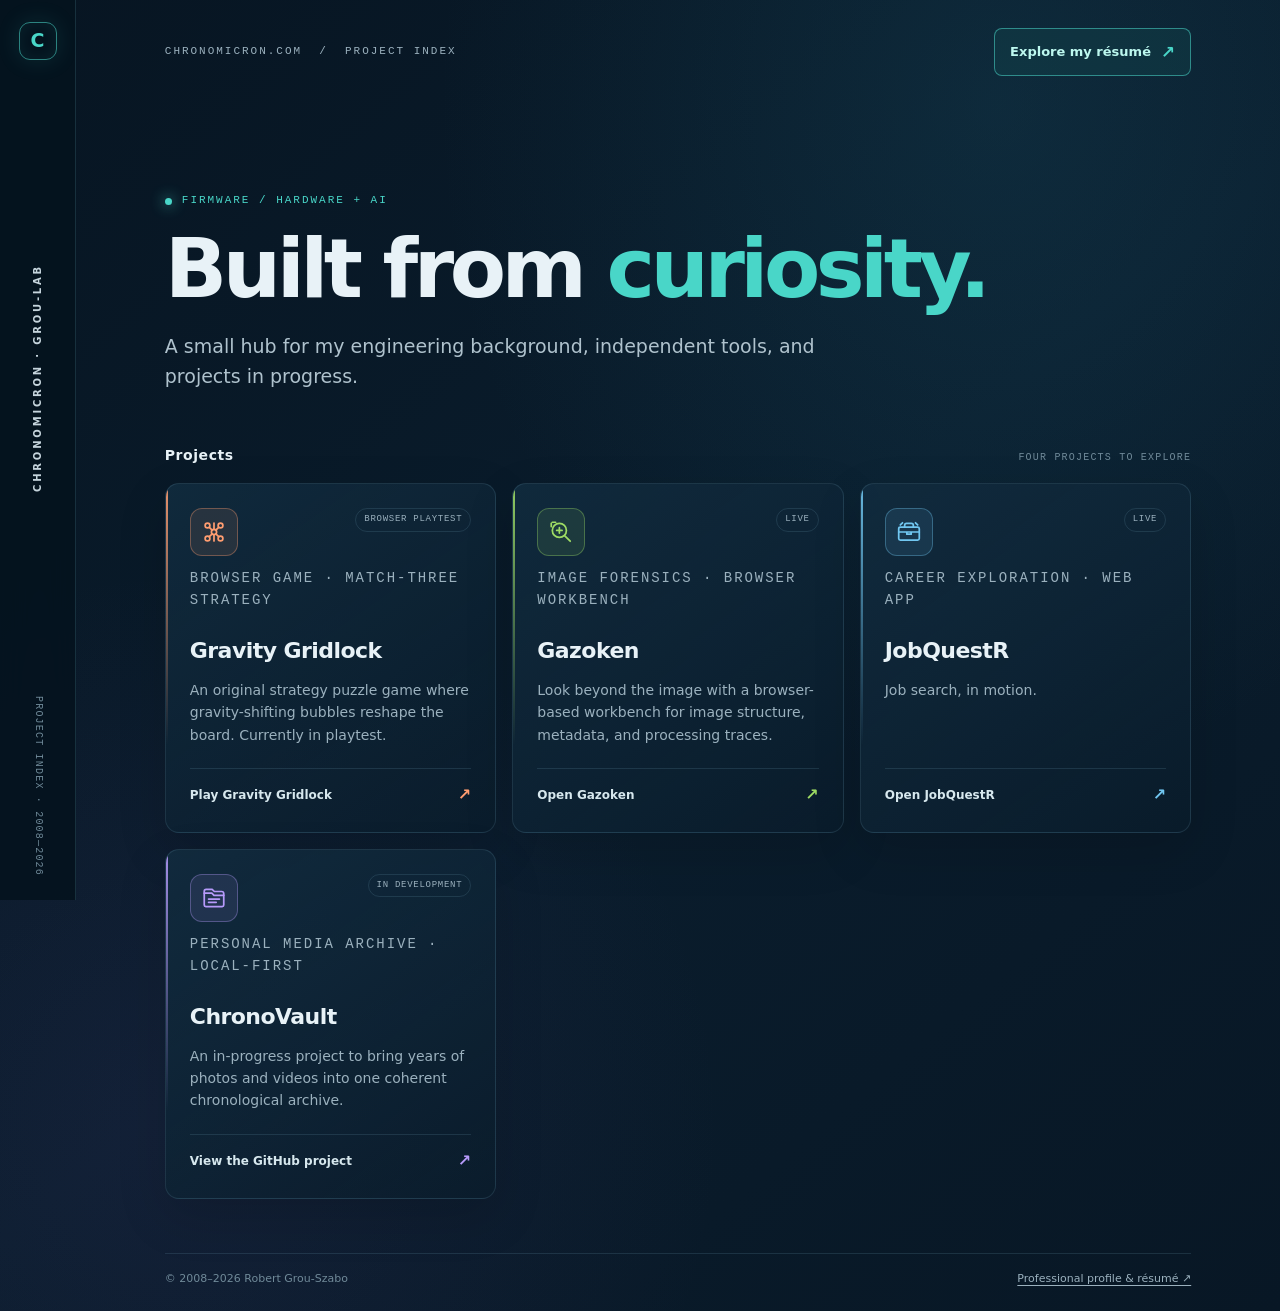
<file: index.html>
<!doctype html>
<html lang="en">
<head>
  <meta charset="utf-8">
  <meta name="viewport" content="width=device-width, initial-scale=1">
  <title>Chronomicron — Projects & Engineering</title>
  <meta name="description" content="Explore the engineering projects of Robert Grou-Szabo: Gazoken, JobQuestR, ChronoVault, Gravity Gridlock, and résumé.">
  <link rel="canonical" href="https://chronomicron.com/">
  <meta property="og:type" content="website">
  <meta property="og:title" content="Chronomicron — Projects & Engineering">
  <meta property="og:description" content="Independent tools and engineering projects by Robert Grou-Szabo.">
  <meta property="og:url" content="https://chronomicron.com/">
  <link rel="icon" type="image/svg+xml" href="/resume/favicon.svg">
  <link rel="icon" href="/resume/favicon.ico" sizes="any">
  <style>
    :root {
      color-scheme: dark;
      --ink: #e8f2f7;
      --muted: #9bb1be;
      --dim: #708a99;
      --teal: #49d6c8;
      --violet: #a78bfa;
      --line: rgba(111, 159, 181, .18);
      --panel: rgba(10, 28, 43, .78);
      --panel-strong: #0b1d2b;
    }
    * { box-sizing: border-box; }
    html { min-width: 320px; background: #071522; }
    body {
      min-height: 100vh;
      margin: 0;
      background:
        radial-gradient(ellipse at 78% 8%, rgba(30, 94, 117, .23), transparent 35rem),
        radial-gradient(ellipse at 14% 86%, rgba(88, 61, 137, .12), transparent 34rem),
        linear-gradient(140deg, #071522 0%, #0a1d2d 52%, #081725 100%);
      color: var(--ink);
      font: 16px/1.55 system-ui, -apple-system, BlinkMacSystemFont, "Segoe UI", sans-serif;
    }
    a { color: inherit; }
    a:focus-visible { outline: 2px solid var(--teal); outline-offset: 4px; }
    .shell { min-height: 100vh; padding-left: 76px; }
    .rail {
      position: fixed;
      z-index: 5;
      inset: 0 auto 0 0;
      display: flex;
      width: 76px;
      flex-direction: column;
      align-items: center;
      justify-content: space-between;
      padding: 22px 0 24px;
      border-right: 1px solid rgba(94, 153, 174, .22);
      background: rgba(5, 19, 30, .9);
      backdrop-filter: blur(14px);
    }
    .rail-mark {
      display: grid;
      width: 38px;
      height: 38px;
      place-items: center;
      border: 1px solid rgba(73, 214, 200, .58);
      border-radius: 11px;
      color: var(--teal);
      font-size: 19px;
      font-weight: 750;
      box-shadow: 0 0 24px rgba(73, 214, 200, .12), inset 0 0 16px rgba(73, 214, 200, .08);
      text-decoration: none;
    }
    .rail-wordmark {
      writing-mode: vertical-rl;
      transform: rotate(180deg);
      color: #c5d4dc;
      font-size: 10px;
      font-weight: 650;
      letter-spacing: .28em;
      text-transform: uppercase;
    }
    .rail-foot {
      writing-mode: vertical-rl;
      color: var(--dim);
      font: 10px/1.4 ui-monospace, SFMono-Regular, Menlo, monospace;
      letter-spacing: .12em;
    }
    .main { width: min(1180px, 100%); margin: 0 auto; padding: 28px clamp(24px, 6vw, 88px) 24px; }
    .topline { display: flex; align-items: center; justify-content: space-between; gap: 20px; }
    .topline-label {
      color: var(--muted);
      font: 11px/1.4 ui-monospace, SFMono-Regular, Menlo, monospace;
      letter-spacing: .18em;
      text-transform: uppercase;
    }
    .resume-link {
      display: inline-flex;
      align-items: center;
      gap: 10px;
      padding: 10px 15px;
      border: 1px solid rgba(73, 214, 200, .55);
      border-radius: 8px;
      background: rgba(20, 79, 83, .3);
      color: #bdf8ef;
      font-size: 13px;
      font-weight: 650;
      text-decoration: none;
      transition: background .2s ease, border-color .2s ease, transform .2s ease;
    }
    .resume-link:hover { transform: translateY(-2px); border-color: var(--teal); background: rgba(20, 104, 99, .42); }
    .resume-link span { color: var(--teal); font-size: 17px; }
    .hero { padding: clamp(76px, 13vh, 146px) 0 54px; }
    .eyebrow {
      display: flex;
      align-items: center;
      gap: 10px;
      margin: 0 0 18px;
      color: var(--teal);
      font: 11px/1.4 ui-monospace, SFMono-Regular, Menlo, monospace;
      letter-spacing: .18em;
      text-transform: uppercase;
    }
    .eyebrow::before { width: 7px; height: 7px; border-radius: 50%; background: var(--teal); box-shadow: 0 0 14px var(--teal); content: ""; }
    h1 { max-width: 850px; margin: 0; font-size: clamp(42px, 7vw, 82px); line-height: 1.02; letter-spacing: -.055em; }
    h1 span { color: var(--teal); }
    .hero-copy { max-width: 660px; margin: 22px 0 0; color: #afc2cd; font-size: clamp(16px, 1.8vw, 19px); }
    .section-heading { display: flex; align-items: baseline; justify-content: space-between; gap: 20px; margin: 0 0 16px; }
    .section-heading h2 { margin: 0; font-size: 14px; font-weight: 650; letter-spacing: .04em; }
    .section-heading p { margin: 0; color: var(--dim); font: 10px/1.5 ui-monospace, SFMono-Regular, Menlo, monospace; letter-spacing: .12em; text-transform: uppercase; }
    .projects { display: grid; grid-template-columns: repeat(3, minmax(0, 1fr)); gap: 16px; }
    .project-card {
      position: relative;
      display: flex;
      min-height: 275px;
      flex-direction: column;
      overflow: hidden;
      padding: 24px;
      border: 1px solid var(--line);
      border-radius: 14px;
      background: linear-gradient(145deg, rgba(17, 43, 62, .92), var(--panel));
      box-shadow: 0 18px 50px rgba(0, 0, 0, .14);
      text-decoration: none;
      transition: transform .22s ease, border-color .22s ease, box-shadow .22s ease;
    }
    .project-card::before {
      position: absolute;
      inset: 0 auto 0 0;
      width: 2px;
      background: linear-gradient(180deg, var(--accent), transparent 75%);
      opacity: .9;
      content: "";
    }
    .project-card:hover { transform: translateY(-5px); border-color: color-mix(in srgb, var(--accent) 55%, transparent); box-shadow: 0 24px 58px rgba(0, 0, 0, .28), 0 0 28px color-mix(in srgb, var(--accent) 10%, transparent); }
    .project-card:focus-visible { outline: 2px solid var(--accent); outline-offset: 4px; }
    .project-card.gazoken { --accent: #9edc64; }
    .project-card.jobquestr { --accent: #71c7f1; }
    .project-card.chronovault { --accent: #b69afa; }
    .project-card.gravity-gridlock { --accent: #ff9d70; }
    .card-top { display: flex; align-items: flex-start; justify-content: space-between; gap: 12px; }
    .project-icon { display: grid; width: 48px; height: 48px; flex: 0 0 auto; place-items: center; border: 1px solid color-mix(in srgb, var(--accent) 35%, transparent); border-radius: 12px; background: color-mix(in srgb, var(--accent) 10%, transparent); color: var(--accent); }
    .project-icon svg { width: 26px; height: 26px; fill: none; stroke: currentColor; stroke-linecap: round; stroke-linejoin: round; stroke-width: 1.6; }
    .status { padding: 5px 8px; border: 1px solid var(--line); border-radius: 20px; color: var(--muted); font: 9px/1.3 ui-monospace, SFMono-Regular, Menlo, monospace; letter-spacing: .08em; text-transform: uppercase; }
    .card-kicker { margin: 22px 0 6px; color: var(--accent); font: 9px/1.4 ui-monospace, SFMono-Regular, Menlo, monospace; letter-spacing: .14em; text-transform: uppercase; }
    .project-card h3 { margin: 0; font-size: 22px; letter-spacing: -.025em; }
    .project-card p { margin: 11px 0 22px; color: var(--muted); font-size: 14px; line-height: 1.6; }
    .card-action { display: flex; align-items: center; justify-content: space-between; gap: 12px; margin-top: auto; padding-top: 14px; border-top: 1px solid var(--line); color: #d7e8ee; font-size: 12px; font-weight: 650; }
    .card-action span:last-child { color: var(--accent); font-size: 16px; }
    .bottomline { display: flex; align-items: center; justify-content: space-between; gap: 16px; margin-top: 54px; padding-top: 16px; border-top: 1px solid var(--line); color: var(--dim); font-size: 11px; }
    .bottomline a { color: var(--muted); text-underline-offset: 3px; }
    @media (max-width: 900px) { .projects { grid-template-columns: repeat(2, minmax(0, 1fr)); } }
    @media (max-width: 620px) {
      .shell { padding-left: 0; }
      .rail { position: relative; width: 100%; height: 58px; flex-direction: row; justify-content: flex-start; gap: 14px; padding: 0 18px; border-right: 0; border-bottom: 1px solid rgba(94, 153, 174, .22); }
      .rail-mark { width: 34px; height: 34px; border-radius: 9px; font-size: 16px; }
      .rail-wordmark, .rail-foot { writing-mode: horizontal-tb; transform: none; }
      .rail-wordmark { font-size: 9px; letter-spacing: .2em; }
      .rail-foot { margin-left: auto; font-size: 9px; }
      .main { padding: 18px 20px 18px; }
      .hero { padding: 72px 0 42px; }
      .projects { grid-template-columns: 1fr; }
      .project-card, .project-card.chronovault { grid-column: auto; min-height: 245px; }
      .bottomline { align-items: flex-start; flex-direction: column; margin-top: 38px; }
    }
    @media (prefers-reduced-motion: reduce) { *, *::before, *::after { scroll-behavior: auto !important; transition-duration: .01ms !important; animation-duration: .01ms !important; } }
  </style>
</head>
<body>
  <div class="shell">
    <aside class="rail" aria-label="Chronomicron project hub">
      <a class="rail-mark" href="#top" aria-label="Chronomicron home">C</a>
      <span class="rail-wordmark">Chronomicron · Grou-Lab</span>
      <span class="rail-foot">PROJECT INDEX · 2008—2026</span>
    </aside>

    <main class="main" id="top">
      <header class="topline">
        <span class="topline-label">CHRONOMICRON.COM&nbsp; / &nbsp;PROJECT INDEX</span>
        <a class="resume-link" href="/resume/">Explore my résumé <span aria-hidden="true">↗</span></a>
      </header>

      <section class="hero" aria-labelledby="page-title">
        <p class="eyebrow">Firmware / Hardware + AI</p>
        <h1 id="page-title">Built from <span>curiosity.</span></h1>
        <p class="hero-copy">A small hub for my engineering background, independent tools, and projects in progress.</p>
      </section>

      <section aria-labelledby="projects-title">
        <div class="section-heading">
          <h2 id="projects-title">Projects</h2>
          <p>Four projects to explore</p>
        </div>
        <div class="projects">
          <a class="project-card gravity-gridlock" href="/gravity-gridlock/" aria-label="Play Gravity Gridlock browser game">
            <div class="card-top">
              <span class="project-icon" aria-hidden="true">
                <svg viewBox="0 0 24 24"><circle cx="6" cy="6" r="2.2"/><circle cx="18" cy="6" r="2.2"/><circle cx="6" cy="18" r="2.2"/><circle cx="18" cy="18" r="2.2"/><circle cx="12" cy="12" r="2.4"/><path d="M7.7 7.7 10.3 10.3M16.3 7.7 13.7 10.3M7.7 16.3 10.3 13.7M16.3 16.3 13.7 13.7M12 3.8v5.8M12 14.4v5.8"/></svg>
              </span>
              <span class="status">Browser playtest</span>
            </div>
            <p class="card-kicker">Browser game · match-three strategy</p>
            <h3>Gravity Gridlock</h3>
            <p>An original strategy puzzle game where gravity-shifting bubbles reshape the board. Currently in playtest.</p>
            <span class="card-action"><span>Play Gravity Gridlock</span><span aria-hidden="true">↗</span></span>
          </a>

          <a class="project-card gazoken" href="/gazoken/" aria-label="Open Gazoken image forensics workbench">
            <div class="card-top">
              <span class="project-icon" aria-hidden="true">
                <svg viewBox="0 0 24 24"><circle cx="10.5" cy="10.5" r="6.5"/><path d="m15.5 15.5 5 5M8 10.5h5M10.5 8v5"/><path d="M4 3h3M3 4v3"/></svg>
              </span>
              <span class="status">Live</span>
            </div>
            <p class="card-kicker">Image forensics · browser workbench</p>
            <h3>Gazoken</h3>
            <p>Look beyond the image with a browser-based workbench for image structure, metadata, and processing traces.</p>
            <span class="card-action"><span>Open Gazoken</span><span aria-hidden="true">↗</span></span>
          </a>

          <a class="project-card jobquestr" href="/jobquestr/" aria-label="Open JobQuestR job search app">
            <div class="card-top">
              <span class="project-icon" aria-hidden="true">
                <svg viewBox="0 0 24 24"><path d="M4 7.5h16a1.5 1.5 0 0 1 1.5 1.5v9a1.5 1.5 0 0 1-1.5 1.5H4A1.5 1.5 0 0 1 2.5 18V9A1.5 1.5 0 0 1 4 7.5Z"/><path d="M8 7.5V5.8A1.8 1.8 0 0 1 9.8 4h4.4A1.8 1.8 0 0 1 16 5.8v1.7M2.5 12h19M10 12v2h4v-2"/><path d="M6 3.5 4 5.5M18 3.5l2 2"/></svg>
              </span>
              <span class="status">Live</span>
            </div>
            <p class="card-kicker">Career exploration · web app</p>
            <h3>JobQuestR</h3>
            <p>Job search, in motion.</p>
            <span class="card-action"><span>Open JobQuestR</span><span aria-hidden="true">↗</span></span>
          </a>

          <a class="project-card chronovault" href="https://github.com/chronomicron/ChronoVault" target="_blank" rel="noopener noreferrer" aria-label="View ChronoVault in development on GitHub">
            <div class="card-top">
              <span class="project-icon" aria-hidden="true">
                <svg viewBox="0 0 24 24"><path d="M3 7.5h7l2 2h9v9A1.5 1.5 0 0 1 19.5 20h-15A1.5 1.5 0 0 1 3 18.5z"/><path d="M3 7.5V5.8A1.8 1.8 0 0 1 4.8 4h5.5l2 2H19a2 2 0 0 1 2 2v1.5M7 13h10M7 16h7"/></svg>
              </span>
              <span class="status">In development</span>
            </div>
            <p class="card-kicker">Personal media archive · local-first</p>
            <h3>ChronoVault</h3>
            <p>An in-progress project to bring years of photos and videos into one coherent chronological archive.</p>
            <span class="card-action"><span>View the GitHub project</span><span aria-hidden="true">↗</span></span>
          </a>

        </div>
      </section>

      <footer class="bottomline">
        <span>© 2008–2026 Robert Grou-Szabo</span>
        <a href="/resume/">Professional profile &amp; résumé <span aria-hidden="true">↗</span></a>
      </footer>
    </main>
  </div>

  <!-- Count visits to the main project hub with the existing Statcounter project. -->
  <script type="text/javascript">
  var sc_project=6275478;
  var sc_invisible=1;
  var sc_security="6df071df";
  </script>
  <script type="text/javascript" src="https://www.statcounter.com/counter/counter.js" async></script>
  <noscript><div class="statcounter"><a title="Web Analytics" href="https://statcounter.com/" target="_blank" rel="noopener noreferrer"><img class="statcounter" src="https://c.statcounter.com/6275478/0/6df071df/1/" alt="Web Analytics" referrerpolicy="no-referrer-when-downgrade"></a></div></noscript>
</body>
</html>
</file>
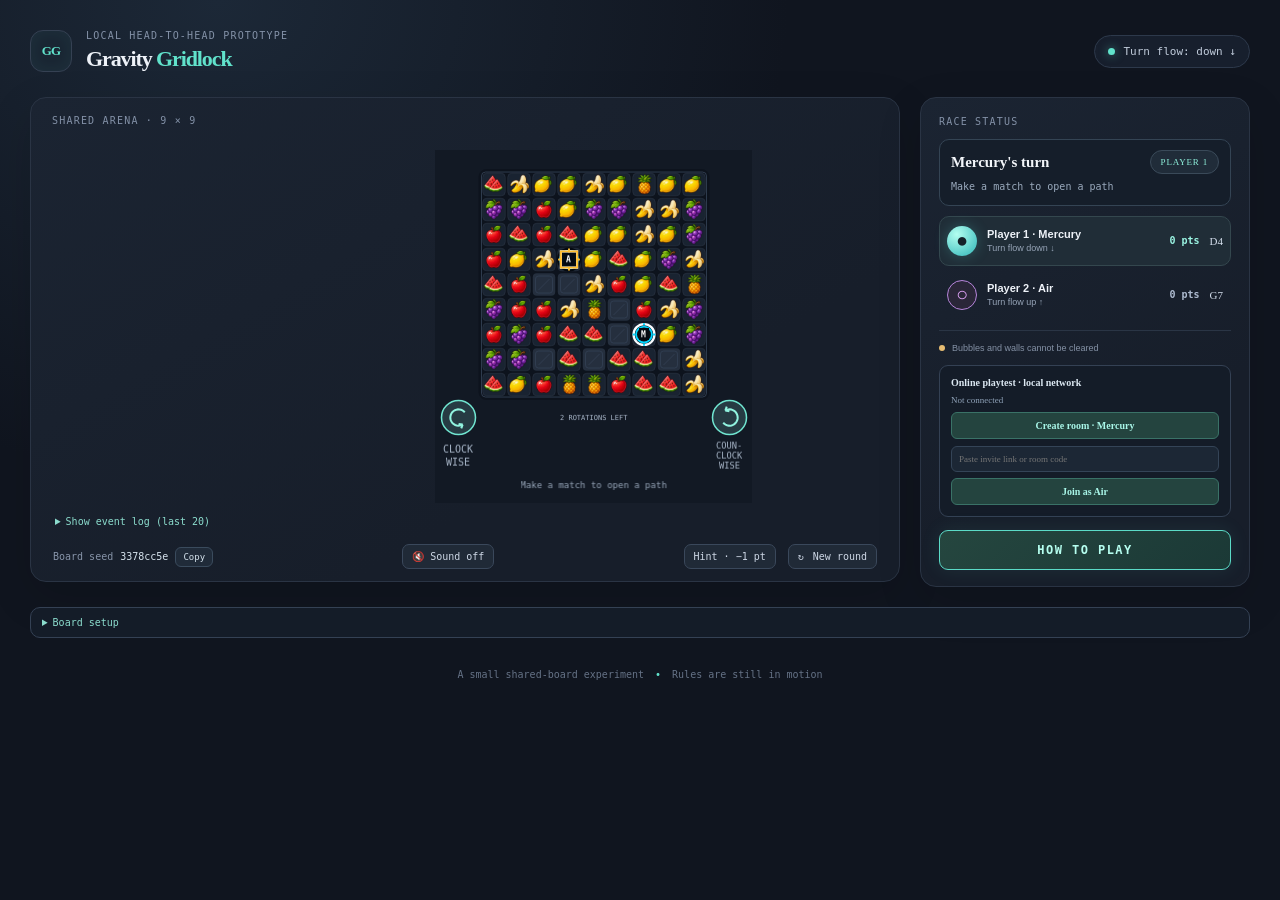
<file: gravity-gridlock/index.html>
<!doctype html>
<html lang="en">
  <head>
    <meta charset="UTF-8" />
    <meta name="viewport" content="width=device-width, initial-scale=1.0" />
    <meta name="theme-color" content="#10151f" />
    <title>Gravity Gridlock</title>
    <script type="module" crossorigin src="/gravity-gridlock/assets/index-BOti5-xW.js"></script>
    <link rel="stylesheet" crossorigin href="/gravity-gridlock/assets/index-D1QYXF6Q.css">
  </head>
  <body>
    <div class="page-shell">
      <header class="masthead">
        <div class="brand-mark">GG</div>
        <div>
          <p class="eyebrow">LOCAL HEAD-TO-HEAD PROTOTYPE</p>
          <h1>Gravity <span>Gridlock</span></h1>
        </div>
        <div class="gravity-readout"><span class="gravity-dot"></span><span id="gravity-label">Turn flow: down ↓</span></div>
      </header>

      <main class="game-layout">
        <section class="arena-card" aria-label="Game board">

          <div class="arena-topline">
            <div class="turn-copy">
              <span class="eyebrow" id="board-dimensions">SHARED ARENA · 9 × 9</span>
            </div>
          </div>
          <div id="game-root"></div>
          <details class="event-log" id="event-log">
            <summary>Show event log (last 20)</summary>
            <div class="event-log-body">
              <div class="event-log-heading"><span>TURN AND CASCADE TRACE · v<span id="game-version"></span></span><div><button id="event-log-copy" type="button">Copy trace</button><button id="event-log-clear" type="button">Clear log</button></div></div>
              <ol id="event-log-list" aria-live="polite"></ol>
            </div>
          </details>
          <div class="arena-footer">
            <span class="seed-readout">Board seed <code id="board-seed">00000000</code><button id="copy-board-seed" type="button">Copy</button></span>
            <button id="sound-toggle" class="sound-toggle" type="button" aria-pressed="false" aria-label="Turn sound on">🔇 Sound off</button>
            <div class="arena-actions"><button id="hint-button" type="button" disabled>Hint · −1 pt</button><button id="reset-button" type="button">↻ <span>New round</span></button></div>
          </div>
        </section>

        <aside class="side-panel">
          <section class="players-card">
            <p class="eyebrow">RACE STATUS</p>
            <div class="turn-status" aria-live="polite">
              <div class="turn-status-heading"><strong id="turn-label">Mercury's turn</strong><span class="turn-pill" id="turn-pill">PLAYER 1</span></div>
              <small class="phase-label" id="phase-label">Swap neighboring tiles or your bubble with a tile</small>
            </div>
            <div class="seat-statuses" id="seat-statuses" aria-label="Player connections" hidden>
              <span class="seat-status" id="player1-connection" data-state="absent" aria-label="Player 1 absent"><span class="seat-dot"></span><span>P1</span></span>
              <span class="seat-status" id="player2-connection" data-state="absent" aria-label="Player 2 absent"><span class="seat-dot"></span><span>P2</span></span>
            </div>
            <div class="player-row active" id="mercury-row"><span class="player-token mercury-token">●</span><div class="player-name"><strong>Player 1 · Mercury</strong><small>Turn flow down ↓</small></div><span class="player-score" id="mercury-score">0 pts</span><span class="player-position" id="mercury-position">A1</span></div>
            <div class="player-row" id="air-row"><span class="player-token air-token">○</span><div class="player-name"><strong id="air-player-name">Player 2 · Air</strong><small>Turn flow up ↑</small></div><span class="player-score" id="air-score">0 pts</span><span class="player-position" id="air-position">G7</span></div>
            <div class="round-result" id="round-result" aria-live="polite" hidden></div>
            <div class="collision-note"><span class="status-dot"></span>Bubbles and walls cannot be cleared</div>
            <div class="online-panel">
              <strong>Online playtest · local network</strong>
              <small id="online-status" aria-live="polite">Not connected</small>
              <button id="create-room" type="button">Create room · Mercury</button>
              <div id="invite-panel" hidden><input id="invite-link" readonly aria-label="Room invite link"><button id="copy-invite" type="button">Copy invite link</button><small id="invite-copy-status" aria-live="polite"></small></div>
              <div class="join-row"><input id="room-code" placeholder="Paste invite link or room code" aria-label="Invite link or room code"><button id="join-room" type="button">Join as Air</button></div>
              <div id="rematch-panel" hidden>
                <strong>Play another game?</strong>
                <small id="rematch-status" aria-live="polite"></small>
                <button id="rematch-propose" type="button">Propose rematch</button>
                <button id="rematch-accept" type="button" hidden>Accept · start next game</button>
                <button id="rematch-decline" type="button" hidden>Decline</button>
                <button id="rematch-cancel" type="button" hidden>Cancel proposal</button>
              </div>
            </div>
            <button id="how-to-play-button" class="how-to-play-button" type="button" aria-haspopup="dialog" aria-controls="how-to-play-dialog">HOW TO PLAY</button>
          </section>
        </aside>
          <details class="setup-panel" id="setup-panel">
            <summary>Board setup</summary>
            <div class="setup-body">
              <div class="setup-control board-scale-control">
                <div><strong>Board display size</strong><small>Visual size only · does not change grid rules</small></div>
                <label for="board-scale"><span id="board-scale-value">100%</span><input id="board-scale" type="range" min="70" max="180" step="5" value="100" aria-label="Board display size"></label>
              </div>
              <div class="setup-control">
                <div><strong>Turn timer</strong><small>Host sets this · expiry plays a random legal move</small></div>
                <label class="setup-select-label" for="turn-timer"><select id="turn-timer" aria-label="Turn timer"><option value="0">Off</option><option value="30">30 seconds</option><option value="60">1 minute</option></select></label>
              </div>
              <div class="setup-control">
                <div><strong>Player mode</strong><small>One local player or two local players</small></div>
                <label class="setup-select-label" for="player-mode"><select id="player-mode" aria-label="Player mode"><option value="local">2 local players</option><option value="bot">1 player vs bot</option></select></label>
              </div>
              <div class="setup-control" id="bot-policy-control" hidden>
                <div><strong>Bot difficulty</strong><small>Level 1 keeps its current policies; Level 2 can rotate</small></div>
                <label class="setup-select-label" for="bot-policy"><select id="bot-policy" aria-label="Bot difficulty and policy"><optgroup label="Level 1"><option value="random-legal">Random legal move</option><option value="goal-seeking">Goal-seeking</option></optgroup><optgroup label="Level 2"><option value="rotation-aware">Rotation-aware goal-seeking</option></optgroup></select></label>
              </div>
              <div class="setup-control">
                <div><strong>Square grid</strong><small>Rows = columns · bounds 8–24</small></div>
                <div class="stepper"><button id="size-decrease" type="button" aria-label="Decrease grid size">−</button><output id="size-value">9 × 9</output><button id="size-increase" type="button" aria-label="Increase grid size">+</button></div>
              </div>
              <div class="setup-control">
                <div><strong>Tile colors</strong><small>Bounds 3–12 varieties</small></div>
                <div class="stepper"><button id="colors-decrease" type="button" aria-label="Decrease color varieties">−</button><output id="colors-value">6</output><button id="colors-increase" type="button" aria-label="Increase color varieties">+</button></div>
              </div>
              <div class="setup-control tile-art-control">
                <div><strong>Tile art set</strong><small>Visual only · game values stay the same</small></div>
                <label for="tile-art-set" class="tile-art-label">Set
                  <select id="tile-art-set" aria-label="Tile art set">
                    <option value="1">Emoji</option>
                    <option value="2">Japan</option>
                    <option value="3">Sci-fi</option>
                    <option value="4">Sports</option>
                    <option value="5" selected>Fruits</option>
                    <option value="6">Vehicles</option>
                    <option value="7">Prepared foods</option>
                  </select>
                </label>
              </div>
              <div class="setup-control">
                <div><strong>Bubble and goal style</strong><small>High contrast by default</small></div>
                <label class="setup-select-label" for="actor-palette"><select id="actor-palette" aria-label="Bubble and goal style"><option value="contrast">High contrast</option><option value="classic">Classic teal and purple</option></select></label>
              </div>
              <div class="origin-settings">
                <p class="origin-heading">Bubble origins <small>Two-cell edge margin · each target is the opposing player's origin</small></p>
                <div class="origin-control"><strong>Mercury starts</strong><label>Row <input id="mercury-origin-row" type="number" min="2" max="10" value="3"></label><label>Column <input id="mercury-origin-col" type="number" min="2" max="10" value="3"></label><small>Target: <output id="mercury-target">K11</output> · Air's origin</small></div>
                <div class="origin-control"><strong>Air starts</strong><label>Row <input id="air-origin-row" type="number" min="2" max="10" value="10"></label><label>Column <input id="air-origin-col" type="number" min="2" max="10" value="10"></label><small>Target: <output id="air-target">D4</output> · Mercury's origin</small></div>
                <output id="origin-validation" aria-live="polite"></output>
              </div>
              <div class="seed-input-control">
                <label for="seed-input"><strong>Replay seed</strong><small>Reuse a seed with the selected size, colors, and origins</small></label>
                <input id="seed-input" type="text" spellcheck="false" autocomplete="off" aria-label="Board seed">
                <button id="use-seed-button" type="button">Use seed</button>
              </div>
              <div class="setup-actions"><button id="regenerate-button" type="button">New random board</button><output id="settings-summary" aria-live="polite">Current board: 9 × 9 · 6 varieties</output></div>
            </div>
          </details>
      </main>
      <dialog class="how-to-play-dialog" id="how-to-play-dialog" aria-labelledby="how-to-play-title">
        <div class="instructions-card">
          <div class="dialog-heading"><div class="section-heading"><span class="heading-icon">?</span><div><p class="eyebrow">QUICK BRIEFING</p><h2 id="how-to-play-title">How to play</h2></div></div><button class="dialog-close" type="button" aria-label="Close instructions">×</button></div>
          <ol class="steps">
            <li><span class="step-number">01</span><div><strong>Set up & turn the arena</strong><p>Choose distinct bubble origins in Board setup; each target is the other player's origin. Bottom-left rotates clockwise and bottom-right counter-clockwise, up to twice before your swap. Rotation moves bubbles and targets together; gravity stays vertical on screen.</p></div></li>
            <li><span class="step-number">02</span><div><strong>Swap for points or move a bubble toward a goal</strong><p>Either bubble may swap with a neighboring tile on the active player's turn, but the swap must make a match. The two bubbles cannot swap with each other. The active bubble may also swap directly into its adjacent, tile-occupied goal without a match; that awards the board-side bonus and ends the round. Each unique tile cleared scores 1 point for the active player.</p></div></li>
            <li><span class="step-number">03</span><div><strong>Set the turn flow</strong><p>Mercury turns flow down and Air turns flow up, regardless of board rotation. Both bubbles move with the ordered lane contents and cannot pass each other. Walls stay fixed; tiles flow past their rows, but walls stop bubbles.</p></div></li>
            <li><span class="step-number">04</span><div><strong>Settle & cascade</strong><p>Cleared gaps compact across walls toward the active turn's flow. Remaining empty cells refill from the upstream board edge. Every cascade scores for the same active player.</p></div></li>
            <li><span class="step-number">05</span><div><strong>Hint & recover</strong><p>Hint shows a legal matching swap and its match cells for 1 point (your score cannot drop below 0). If the settled board has no legal move, tile colors shuffle while bubbles, walls, and goals stay put.</p></div></li>
            <li><span class="step-number">06</span><div><strong>Optional turn timer</strong><p>The host can choose 30 seconds or 1 minute in Board setup. If time runs out, a random legal move is made, including a possible rotation.</p></div></li>
          </ol>
          <div class="win-note"><span>✦</span><p>Either bubble reaching its own goal ends the round and awards a bonus equal to the board side length. Highest score wins; the arriving player wins a tie.</p></div>
        </div>
      </dialog>
      <footer class="page-footer">A small shared-board experiment <span>•</span> Rules are still in motion</footer>
    </div>
  </body>
</html>
</file>
<file: gravity-gridlock/assets/index-D1QYXF6Q.css>
:root{font-family:DM Sans,sans-serif;color:#eef2f8;background:#10151f;font-synthesis:none;text-rendering:optimizeLegibility;font-smooth:always;font-optical-sizing:auto;font-weight:400;--muted:#93a0b5;--line:#283143;--panel:#171e2b;--teal:#61e2cb;--orange:#ffb25f}*{box-sizing:border-box}body{margin:0;min-width:320px;min-height:100vh;background:radial-gradient(ellipse at 17% 0%,#1c2837 0,transparent 38%),#10151f}.page-shell{width:min(1220px,calc(100% - 48px));margin:0 auto;padding:30px 0 18px}.masthead{display:flex;align-items:center;gap:14px;margin-bottom:25px}.brand-mark{display:grid;place-items:center;width:42px;height:42px;border:1px solid #354153;border-radius:13px;color:var(--teal);font:700 13px Space Grotesk;letter-spacing:-.06em;background:#1a2633;box-shadow:inset 0 0 16px #61e2cb11}.eyebrow{margin:0 0 5px;color:#8391a7;font:500 10px DM Mono,monospace;letter-spacing:.12em}.masthead h1{margin:0;font:700 22px Space Grotesk;letter-spacing:-.05em}.masthead h1 span{color:var(--teal)}.gravity-readout{margin-left:auto;display:flex;align-items:center;gap:8px;border:1px solid #2d394b;background:#171f2d;border-radius:20px;padding:9px 13px;color:#c1ccdb;font:500 11px DM Mono,monospace}.gravity-dot{width:7px;height:7px;border-radius:50%;background:var(--teal);box-shadow:0 0 10px #61e2cb88}.game-layout{display:grid;grid-template-columns:minmax(520px,1fr) 330px;gap:20px;align-items:start}.arena-card,.instructions-card,.players-card{border:1px solid #2a3444;background:linear-gradient(150deg,#1b2432,#171e2a 68%);border-radius:16px;box-shadow:0 15px 45px #0002}.arena-card{padding:17px 18px 12px;min-width:0}.arena-topline{display:flex;justify-content:space-between;align-items:center;padding:0 3px 12px}.turn-copy{display:flex;flex-direction:column;gap:3px}.turn-copy strong{font:600 14px Space Grotesk;color:#f3f6fa}.turn-pill{border:1px solid #3a4a59;background:#202c39;border-radius:20px;padding:6px 10px;color:#8ff1dc;font:500 9px DM Mono;letter-spacing:.09em}#game-root{width:100%;display:flex;justify-content:center;overflow:hidden;border-radius:8px}#game-root canvas{display:block;max-width:100%;height:auto!important;touch-action:none}.arena-footer{display:flex;align-items:center;justify-content:space-between;padding:10px 4px 0;color:#8794a9;font:11px DM Mono,monospace}.arena-footer button{border:0;background:none;color:#b8c4d3;font:500 11px DM Sans;cursor:pointer}.arena-footer button:hover{color:var(--teal)}.arena-footer button span{margin-left:3px}.side-panel{display:grid;gap:14px}.instructions-card,.players-card{padding:18px 18px 16px}.section-heading{display:flex;align-items:center;gap:11px;margin-bottom:17px}.heading-icon{display:grid;place-items:center;width:31px;height:31px;border-radius:10px;background:#24343b;color:var(--teal);font:700 15px Space Grotesk}.section-heading .eyebrow{margin-bottom:3px}.section-heading h2{margin:0;font:600 17px Space Grotesk;letter-spacing:-.03em}.steps{list-style:none;margin:0;padding:0;display:grid;gap:14px}.steps li{display:grid;grid-template-columns:26px 1fr;gap:9px}.step-number{font:500 10px DM Mono;color:#6cdbca;padding-top:2px}.steps strong{font-size:11px;color:#e6ebf2}.steps p{margin:3px 0 0;color:#9aa7ba;font-size:10px;line-height:1.48}.win-note{display:flex;gap:9px;align-items:flex-start;margin-top:16px;padding:11px;border-radius:10px;background:#25342f;border:1px solid #3b5149;color:#c7eadc}.win-note span{color:#e5bd72}.win-note p{margin:0;font-size:10px;line-height:1.45}.players-card>.eyebrow{margin-bottom:12px}.player-row{display:flex;align-items:center;gap:10px;padding:10px;border-radius:10px;border:1px solid transparent}.player-row+.player-row{margin-top:4px}.player-row.active{background:#202d37;border-color:#34474e}.player-token{display:grid;place-items:center;width:30px;height:30px;border-radius:50%;font-size:20px}.mercury-token{color:#142129;background:radial-gradient(circle at 33% 28%,#b3fff0,#51c8c6 74%);box-shadow:0 0 14px #52d6ce44}.air-token{color:#e6a8ff;background:#2a2638;border:1px solid #b785db}.player-name{display:grid;gap:3px;flex:1}.player-name strong{font-size:11px}.player-name small{font-size:9px;color:#96a4b7}.player-position{color:#d4deec;font:11px DM Mono}.collision-note{display:flex;align-items:center;gap:7px;border-top:1px solid #2a3545;margin-top:10px;padding-top:12px;color:#8491a5;font-size:9px}.status-dot{width:6px;height:6px;border-radius:50%;background:#e6bc72}.page-footer{text-align:center;color:#657286;font:10px DM Mono,monospace;padding-top:17px}.page-footer span{color:#61e2cb;padding:0 5px}@media(max-width:950px){.page-shell{width:min(760px,calc(100% - 28px));padding-top:20px}.game-layout{grid-template-columns:1fr}.arena-card{padding:14px}.side-panel{grid-template-columns:1.2fr 1fr}.game-layout{gap:14px}}@media(max-width:600px){.page-shell{width:calc(100% - 18px);padding-top:14px}.masthead{margin-bottom:14px}.masthead h1{font-size:19px}.gravity-readout{font-size:9px;padding:8px}.arena-card{padding:10px 7px}.arena-topline{padding:0 5px 8px}.arena-footer{font-size:9px}.side-panel{grid-template-columns:1fr}.instructions-card,.players-card{padding:15px}.steps{gap:10px}}.phase-label{color:#8495a8;font:9px DM Mono,monospace;line-height:1.3}.event-log{margin:8px 4px 2px;color:#aebbd0;font:10px DM Mono,monospace}.event-log summary{width:max-content;cursor:pointer;color:#8bdccd;padding:5px 2px;-webkit-user-select:none;user-select:none}.event-log-body{max-height:190px;overflow:auto;border:1px solid #344154;border-radius:8px;background:#121a25;padding:8px 10px}.event-log-heading{display:flex;justify-content:space-between;align-items:center;color:#8292a8;font-size:9px;letter-spacing:.08em}.event-log-heading button{border:1px solid #3a485b;border-radius:5px;background:#1d2837;color:#b8c5d8;padding:4px 7px;font:9px DM Mono,monospace;cursor:pointer}#event-log-list{display:grid;gap:5px;margin:8px 0 0;padding-left:24px}#event-log-list li{padding-left:2px;white-space:pre-wrap;overflow-wrap:anywhere;color:#c5d0df;line-height:1.4}.setup-panel{margin:0 3px 14px;border:1px solid #344154;border-radius:10px;background:#141c28;color:#c5d0df;font:10px DM Mono,monospace}.setup-panel summary{cursor:pointer;padding:9px 11px;color:#8bdccd;-webkit-user-select:none;user-select:none}.setup-body{display:grid;gap:10px;padding:0 11px 11px}.setup-control{display:flex;align-items:center;justify-content:space-between;gap:12px}.setup-control>div:first-child{display:grid;gap:3px}.setup-control strong{font:500 10px DM Sans,sans-serif;color:#e6ebf2}.setup-control small{font:9px DM Mono,monospace;color:#8292a8}.stepper{display:flex;align-items:center;gap:8px}.stepper output{min-width:48px;text-align:center;color:#e2edf4}.stepper button,.setup-actions button{border:1px solid #3a4b5d;border-radius:6px;background:#202b39;color:#d6e4ee;padding:5px 9px;font:600 12px DM Sans,sans-serif;cursor:pointer}.stepper button:hover,.setup-actions button:hover{border-color:#61e2cb;color:#8ff1dc}.stepper button:disabled{opacity:.42;cursor:default}.setup-actions{display:flex;align-items:center;gap:10px;padding-top:3px}.setup-actions button{background:#24443f;border-color:#3a7267;color:#a9f6e8;font:600 10px DM Sans,sans-serif}.setup-actions output{color:#91a1b5;font:9px DM Mono,monospace;line-height:1.4}@media(max-width:600px){.setup-control{align-items:flex-start}.setup-actions{align-items:flex-start;flex-direction:column;gap:7px}}.player-score{min-width:48px;text-align:right;color:#aebbd0;font:600 10px DM Mono,monospace;white-space:nowrap}.player-row.active .player-score{color:#9af4e2}.player-row.winner{border-color:#d5b76d;background:#332f25}.player-row.winner .player-score{color:#f4d682}.round-result{margin-top:10px;padding:11px 12px;border:1px solid #806b3d;border-radius:10px;background:linear-gradient(135deg,#3a3325,#292b2b);color:#f4e6bd;font-size:10px;line-height:1.55}.round-result strong{color:#ffe69a}.arena-actions{display:flex;align-items:center;gap:12px}.arena-footer .arena-actions button{border:1px solid #3a485b;border-radius:7px;padding:6px 9px;background:#202a37;color:#ced8e6;font:500 10px DM Mono,monospace}.arena-footer .arena-actions button:hover:not(:disabled){border-color:#61e2cb;color:#8ff1dc}.arena-footer .arena-actions button:disabled{opacity:.42;cursor:default}.origin-settings{display:grid;gap:8px;padding:9px;border:1px solid #2d3948;border-radius:8px;background:#111a25}.origin-heading{display:grid;gap:3px;margin:0;color:#dce7f2;font:500 10px DM Sans,sans-serif}.origin-heading small,.origin-control small{color:#8292a8;font:9px DM Mono,monospace}.origin-control{display:grid;grid-template-columns:minmax(90px,1fr) 72px 82px auto;align-items:center;gap:7px}.origin-control strong{color:#e6ebf2;font:500 10px DM Sans,sans-serif}.origin-control label{display:flex;align-items:center;gap:4px;color:#8393a8;font:9px DM Mono,monospace}.origin-control input{width:42px;border:1px solid #344457;border-radius:5px;background:#1c2735;color:#e5edf6;padding:4px;font:10px DM Mono,monospace}.origin-control small{grid-column:2 / -1;line-height:1.2}.origin-settings>#origin-validation{min-height:0;color:#f1a184;font:9px DM Mono,monospace}.origin-settings>#origin-validation:empty{display:none}@media(max-width:600px){.origin-control{grid-template-columns:1fr 72px 82px}.origin-control small{grid-column:2 / -1}}.tile-art-control{align-items:center}.tile-art-label{display:flex;align-items:center;gap:7px;color:#8393a8;font:9px DM Mono,monospace;white-space:nowrap}.tile-art-label select{min-width:116px;border:1px solid #344457;border-radius:6px;background:#1c2735;color:#e5edf6;padding:6px 8px;font:10px DM Sans,sans-serif}.tile-art-label select:focus-visible{outline:2px solid #61e2cb;outline-offset:2px}.setup-select-label select{min-width:150px;border:1px solid #344457;border-radius:6px;background:#1c2735;color:#e5edf6;padding:6px 8px;font:10px DM Sans,sans-serif}.setup-select-label select:focus-visible{outline:2px solid #61e2cb;outline-offset:2px}.setup-select-label select:disabled{opacity:.55}.setup-control[hidden]{display:none}.board-scale-control label{display:flex;align-items:center;gap:9px;min-width:190px;color:#dce7f2;font:10px DM Mono,monospace}.board-scale-control input{width:145px;accent-color:#61e2cb}.board-scale-control input:focus-visible{outline:2px solid #61e2cb;outline-offset:3px}@media(max-width:600px){.tile-art-control{align-items:flex-start}.tile-art-label select{min-width:110px}}.seed-input-control{display:grid;grid-template-columns:minmax(135px,1fr) minmax(110px,180px) auto;align-items:center;gap:8px;padding:9px;border:1px solid #2d3948;border-radius:8px;background:#111a25}.seed-input-control label{display:grid;gap:3px}.seed-input-control strong{font:500 10px DM Sans,sans-serif;color:#e6ebf2}.seed-input-control small{font:9px DM Mono,monospace;color:#8292a8;line-height:1.3}.seed-input-control input{min-width:0;border:1px solid #344457;border-radius:5px;background:#1c2735;color:#e5edf6;padding:6px 8px;font:10px DM Mono,monospace}.seed-input-control button,.seed-readout button{border:1px solid #3a4b5d;border-radius:6px;background:#202b39;color:#d6e4ee;padding:6px 9px;font:600 10px DM Sans,sans-serif;cursor:pointer}.seed-input-control button:hover,.seed-readout button:hover{border-color:#61e2cb;color:#8ff1dc}.seed-input-control button:disabled{opacity:.42;cursor:default}.seed-readout{display:flex;align-items:center;gap:7px;color:#8794a9;font:10px DM Mono,monospace}.seed-readout code{color:#d7e4ee;font:10px DM Mono,monospace;-webkit-user-select:all;user-select:all}.seed-readout button{padding:4px 7px;font:9px DM Mono,monospace}.arena-footer .sound-toggle{border:1px solid #3a485b;border-radius:7px;padding:6px 9px;background:#202a37;color:#ced8e6;font:500 10px DM Mono,monospace;white-space:nowrap}.arena-footer .sound-toggle[aria-pressed=true]{border-color:#3a7267;background:#203632;color:#9af4e2}.arena-footer .sound-toggle:focus-visible{outline:2px solid #61e2cb;outline-offset:2px}@media(max-width:600px){.seed-input-control{grid-template-columns:minmax(0,1fr) auto}.seed-input-control label{grid-column:1/-1}.seed-input-control input{grid-column:1}.seed-input-control button{grid-column:2;grid-row:2}.seed-readout{font-size:9px}.arena-footer{flex-wrap:wrap;gap:8px}.arena-actions{margin-left:auto}}.online-panel{display:grid;gap:7px;margin-top:12px;padding:11px;border:1px solid #344154;border-radius:9px;background:#141c28}.online-panel strong{font:600 10px DM Sans;color:#dce8f2}.online-panel small{font:9px DM Mono;color:#8fa2b8}.online-panel button{border:1px solid #3a7267;border-radius:6px;background:#24443f;color:#a9f6e8;padding:7px 9px;font:600 10px DM Sans;cursor:pointer}.online-panel input{min-width:0;width:100%;border:1px solid #344457;border-radius:6px;background:#1c2735;color:#e5edf6;padding:7px;font:9px DM Mono}.online-panel #invite-panel,.join-row{display:grid;gap:6px}.online-panel #invite-copy-status{min-height:0;line-height:1.45;color:#8bdccd}.online-panel #invite-copy-status:empty{display:none}.online-panel[hidden],#invite-panel[hidden],#rematch-panel[hidden]{display:none}#rematch-panel{display:grid;gap:6px;padding-top:6px;border-top:1px solid #344154}#online-test-harness{display:grid;gap:6px;padding:7px;background:#101722;border:1px dashed #57677a;border-radius:6px}#online-test-harness strong{font:600 9px DM Sans;color:#e6c57e}.game-layout>.setup-panel{grid-column:1/-1;margin:0 0 14px}.turn-meta{display:flex;align-items:center;justify-content:flex-end;gap:7px;min-width:0}.seat-statuses{display:flex;align-items:center;gap:4px}.seat-statuses[hidden]{display:none}.seat-status{display:flex;align-items:center;gap:4px;padding:5px 6px;border:1px solid #394557;border-radius:12px;background:#151d29;color:#bac6d6;font:500 8px DM Mono,monospace;letter-spacing:.03em;white-space:nowrap}.seat-dot{width:7px;height:7px;flex:0 0 7px;border-radius:50%;background:#e65a65;box-shadow:0 0 7px #e65a6533}.seat-status[data-state=syncing] .seat-dot{background:#e4b653;box-shadow:0 0 7px #e4b65355}.seat-status[data-state=ready] .seat-dot{background:#52df8b;box-shadow:0 0 8px #52df8b77}.seat-status:focus-visible{outline:2px solid #dbe8f4;outline-offset:2px}@media(max-width:600px){.arena-topline{gap:7px}.turn-meta{flex-direction:column;align-items:flex-end;gap:4px}.seat-status{padding:4px 5px}}.turn-copy{min-height:23px}.turn-status{display:grid;gap:6px;margin:0 0 10px;padding:10px 11px;border:1px solid #344454;border-radius:10px;background:#151e2a}.turn-status-heading{display:flex;align-items:center;justify-content:space-between;gap:8px}.turn-status-heading strong{font:600 15px Space Grotesk;color:#f3f6fa}.turn-status .phase-label{color:#9aaabd;font-size:10px;line-height:1.45}.players-card .seat-statuses{margin:0 0 7px}.players-card .player-row{padding:9px 7px}.how-to-play-button{width:100%;margin-top:13px;padding:12px;border:1px solid #5bdbc7;border-radius:9px;background:linear-gradient(135deg,#25463f,#1b3936);color:#b6fff0;font:700 12px DM Mono,monospace;letter-spacing:.12em;cursor:pointer;box-shadow:0 0 20px #61e2cb18}.how-to-play-button:hover{background:#2d5149;box-shadow:0 0 22px #61e2cb33}.how-to-play-button:focus-visible,.dialog-close:focus-visible{outline:2px solid #b6fff0;outline-offset:3px}.how-to-play-dialog{width:min(680px,calc(100vw - 28px));max-width:none;max-height:min(86vh,850px);padding:0;border:1px solid #405064;border-radius:16px;background:#171f2b;color:#e7edf5;box-shadow:0 24px 90px #000b;overflow:auto}.how-to-play-dialog::backdrop{background:#070b12bf;-webkit-backdrop-filter:blur(4px);backdrop-filter:blur(4px)}.how-to-play-dialog .instructions-card{padding:22px 24px;border:0;border-radius:0;box-shadow:none;background:linear-gradient(150deg,#1b2432,#171e2a 68%)}.dialog-heading{display:flex;align-items:flex-start;justify-content:space-between;gap:14px}.dialog-heading .section-heading{margin-bottom:18px}.dialog-close{display:grid;place-items:center;width:34px;height:34px;border:1px solid #39495d;border-radius:9px;background:#202a37;color:#dbe6f2;font-size:23px;line-height:1;cursor:pointer}@media(max-width:950px){.side-panel{grid-template-columns:1fr}}@media(max-width:600px){.how-to-play-dialog .instructions-card{padding:16px}.how-to-play-dialog .steps{gap:12px}.turn-status-heading strong{font-size:14px}}
</file>
